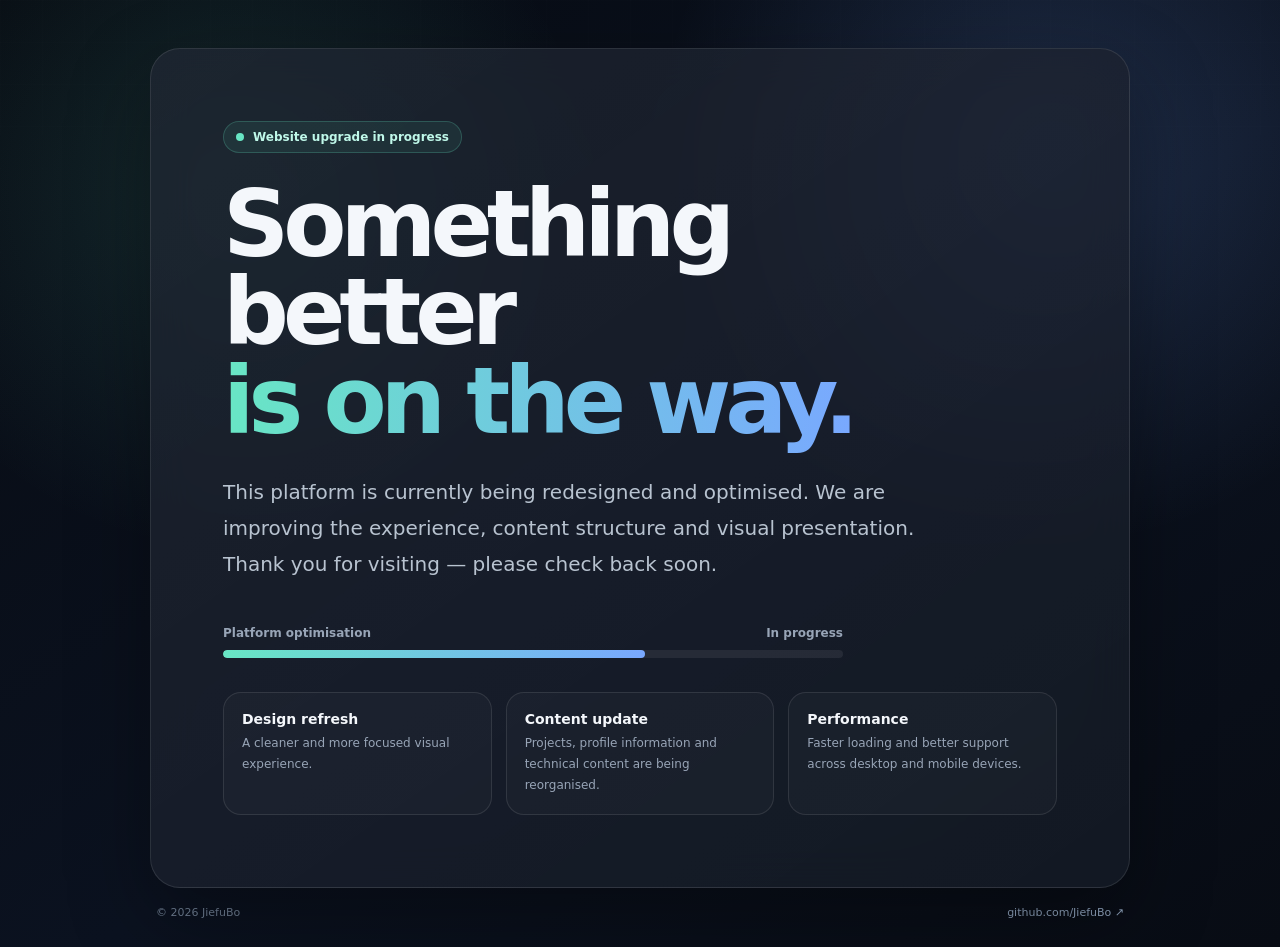
<file: maintenance/index.html>
<!DOCTYPE html>
<html lang="en">
<head>
  <meta charset="UTF-8" />
  <meta name="viewport" content="width=device-width, initial-scale=1.0" />
  <meta name="theme-color" content="#080c14" />
  <meta name="robots" content="noindex, nofollow" />
  <title>Website Upgrade in Progress</title>
  <style>
    :root{--bg:#080c14;--panel:rgba(14,21,34,.72);--line:rgba(255,255,255,.10);--text:#f4f7fb;--muted:#98a5b7;--accent:#68e6c4;--accent2:#79a8ff;--shadow:0 30px 80px rgba(0,0,0,.35)}
    *{box-sizing:border-box}
    html,body{margin:0;min-height:100%}
    body{min-height:100vh;display:flex;align-items:center;justify-content:center;overflow-x:hidden;padding:28px;color:var(--text);font-family:Inter,ui-sans-serif,system-ui,-apple-system,BlinkMacSystemFont,"Segoe UI","PingFang SC","Microsoft YaHei",sans-serif;background:radial-gradient(circle at 18% 20%,rgba(104,230,196,.13),transparent 28%),radial-gradient(circle at 82% 16%,rgba(121,168,255,.18),transparent 30%),linear-gradient(145deg,#070b12 0%,#0b1220 55%,#080c14 100%)}
    body::before{content:"";position:fixed;inset:0;pointer-events:none;opacity:.26;background-image:linear-gradient(rgba(255,255,255,.035) 1px,transparent 1px),linear-gradient(90deg,rgba(255,255,255,.035) 1px,transparent 1px);background-size:42px 42px;mask-image:linear-gradient(to bottom,black,transparent 90%)}
    .page{width:min(980px,100%);position:relative;z-index:1}
    .topbar{display:flex;align-items:center;justify-content:space-between;gap:20px;margin-bottom:20px}
    .brand{display:flex;align-items:center;gap:12px;font-weight:800;letter-spacing:-.03em}
    .brand-mark{width:38px;height:38px;display:grid;place-items:center;border-radius:12px;color:#07130f;font-weight:900;background:linear-gradient(135deg,var(--accent),#b6ffed);box-shadow:0 12px 30px rgba(104,230,196,.22)}
    .brand-text span{display:block;color:var(--muted);font-size:11px;font-weight:600;letter-spacing:.12em;text-transform:uppercase}
    .language-switcher{display:flex;gap:8px;padding:5px;border:1px solid var(--line);border-radius:999px;background:rgba(255,255,255,.03);backdrop-filter:blur(12px)}
    .language-switcher button{border:0;cursor:pointer;padding:8px 13px;border-radius:999px;color:var(--muted);background:transparent;font:inherit;font-size:12px;font-weight:700;transition:.2s ease}
    .language-switcher button.active{color:#07130f;background:var(--accent)}
    .card{position:relative;overflow:hidden;padding:clamp(34px,6vw,72px);border:1px solid var(--line);border-radius:30px;background:linear-gradient(145deg,rgba(255,255,255,.06),rgba(255,255,255,.025)),var(--panel);backdrop-filter:blur(20px);box-shadow:var(--shadow)}
    .status{display:inline-flex;align-items:center;gap:9px;margin-bottom:28px;padding:8px 12px;border:1px solid rgba(104,230,196,.22);border-radius:999px;color:#bff8e9;background:rgba(104,230,196,.07);font-size:12px;font-weight:700}
    .status-dot{width:8px;height:8px;border-radius:50%;background:var(--accent);box-shadow:0 0 0 0 rgba(104,230,196,.45);animation:pulse 1.8s infinite}
    @keyframes pulse{70%{box-shadow:0 0 0 9px rgba(104,230,196,0)}100%{box-shadow:0 0 0 0 rgba(104,230,196,0)}}
    h1{max-width:820px;margin:0;font-size:clamp(46px,8vw,92px);line-height:.96;letter-spacing:-.065em}
    h1 .gradient{background:linear-gradient(90deg,var(--accent),var(--accent2));-webkit-background-clip:text;color:transparent}
    .description{max-width:700px;margin:28px 0 0;color:#b8c3d0;font-size:clamp(16px,2vw,20px);line-height:1.8}
    .progress-wrap{margin-top:44px;max-width:620px}
    .progress-meta{display:flex;justify-content:space-between;gap:18px;margin-bottom:10px;color:var(--muted);font-size:12px;font-weight:700}
    .progress{height:8px;overflow:hidden;border-radius:999px;background:rgba(255,255,255,.07)}
    .progress-bar{width:68%;height:100%;border-radius:inherit;background:linear-gradient(90deg,var(--accent),var(--accent2));animation:breathe 2.6s ease-in-out infinite alternate}
    @keyframes breathe{from{filter:brightness(.9)}to{filter:brightness(1.18)}}
    .details{display:grid;grid-template-columns:repeat(3,1fr);gap:14px;margin-top:34px}
    .detail{padding:18px;border:1px solid var(--line);border-radius:18px;background:rgba(255,255,255,.025)}
    .detail strong{display:block;margin-bottom:5px;font-size:14px}.detail span{color:var(--muted);font-size:12px;line-height:1.6}
    .footer{display:flex;align-items:center;justify-content:space-between;gap:20px;margin-top:18px;padding:0 6px;color:#718095;font-size:11px}
    .footer a{color:#91a5bf;text-decoration:none}.footer a:hover{color:var(--accent)}
    @media(max-width:720px){body{padding:18px;align-items:flex-start}.page{margin-top:18px}.topbar{align-items:flex-start}.details{grid-template-columns:1fr}.footer{flex-direction:column;align-items:flex-start}.card{border-radius:24px}}
  </style>
</head>
<body>
  <main class="page">
    <div class="topbar">
      <div class="brand">
<!--        <div class="brand-mark">JB</div>-->
<!--        <div class="brand-text">JiefuBo<span>Personal Platform</span></div>-->
      </div>
<!--      <div class="language-switcher" aria-label="Language switcher">-->
<!--        <button id="btn-zh" type="button" onclick="setLanguage('zh')">中文</button>-->
<!--        <button id="btn-en" type="button" onclick="setLanguage('en')">EN</button>-->
<!--      </div>-->
    </div>

    <section class="card">
      <div class="status"><span class="status-dot"></span><span data-i18n="status">Website upgrade in progress</span></div>

      <h1><span data-i18n="headline1">Something better</span><br><span class="gradient" data-i18n="headline2">is on the way.</span></h1>

      <p class="description" data-i18n="description">
        This platform is currently being redesigned and optimised. We are improving the experience, content structure and visual presentation. Thank you for visiting — please check back soon.
      </p>

      <div class="progress-wrap">
        <div class="progress-meta">
          <span data-i18n="progressTitle">Platform optimisation</span>
          <span data-i18n="progressState">In progress</span>
        </div>
        <div class="progress"><div class="progress-bar"></div></div>
      </div>

      <div class="details">
        <div class="detail">
          <strong data-i18n="detail1Title">Design refresh</strong>
          <span data-i18n="detail1Text">A cleaner and more focused visual experience.</span>
        </div>
        <div class="detail">
          <strong data-i18n="detail2Title">Content update</strong>
          <span data-i18n="detail2Text">Projects, profile information and technical content are being reorganised.</span>
        </div>
        <div class="detail">
          <strong data-i18n="detail3Title">Performance</strong>
          <span data-i18n="detail3Text">Faster loading and better support across desktop and mobile devices.</span>
        </div>
      </div>
    </section>

    <footer class="footer">
      <span>© <span id="year"></span> JiefuBo</span>
      <a href="https://github.com/JiefuBo" target="_blank" rel="noopener noreferrer">github.com/JiefuBo ↗</a>
    </footer>
  </main>

  <script>
    const translations = {
      zh: {
        pageTitle: "网页升级改造中",
        status: "网站正在升级改造",
        headline1: "更好的体验",
        headline2: "正在路上。",
        description: "本平台目前正在进行全新设计与优化改造。我们正在持续改善浏览体验、内容结构和视觉呈现。感谢你的访问，新的页面即将上线。",
        progressTitle: "平台优化进度",
        progressState: "进行中",
        detail1Title: "界面升级",
        detail1Text: "打造更加简洁、现代且专注的视觉体验。",
        detail2Title: "内容重构",
        detail2Text: "正在重新整理个人介绍、项目内容与技术资料。",
        detail3Title: "性能优化",
        detail3Text: "提升页面加载速度，并优化桌面端与移动端体验。"
      },
      en: {
        pageTitle: "Website Upgrade in Progress",
        status: "Website upgrade in progress",
        headline1: "Something better",
        headline2: "is on the way.",
        description: "This platform is currently being redesigned and optimised. We are improving the experience, content structure and visual presentation. Thank you for visiting — please check back soon.",
        progressTitle: "Platform optimisation",
        progressState: "In progress",
        detail1Title: "Design refresh",
        detail1Text: "A cleaner and more focused visual experience.",
        detail2Title: "Content update",
        detail2Text: "Projects, profile information and technical content are being reorganised.",
        detail3Title: "Performance",
        detail3Text: "Faster loading and better support across desktop and mobile devices."
      }
    };

    function detectLanguage() {
      const langs = navigator.languages || [navigator.language || navigator.userLanguage || "en"];
      return langs.some(lang => String(lang).toLowerCase().startsWith("zh")) ? "zh" : "en";
    }

    function setLanguage(language, savePreference = true) {
      const lang = translations[language] ? language : "en";
      const text = translations[lang];
      document.documentElement.lang = lang === "zh" ? "zh-CN" : "en";
      document.title = text.pageTitle;

      document.querySelectorAll("[data-i18n]").forEach(el => {
        const key = el.getAttribute("data-i18n");
        if (text[key]) el.textContent = text[key];
      });

      document.getElementById("btn-zh").classList.toggle("active", lang === "zh");
      document.getElementById("btn-en").classList.toggle("active", lang === "en");

      if (savePreference) localStorage.setItem("preferred-language", lang);
    }

    document.getElementById("year").textContent = new Date().getFullYear();
    const saved = localStorage.getItem("preferred-language");
    setLanguage(saved || detectLanguage(), false);
  </script>
</body>
</html>
</file>
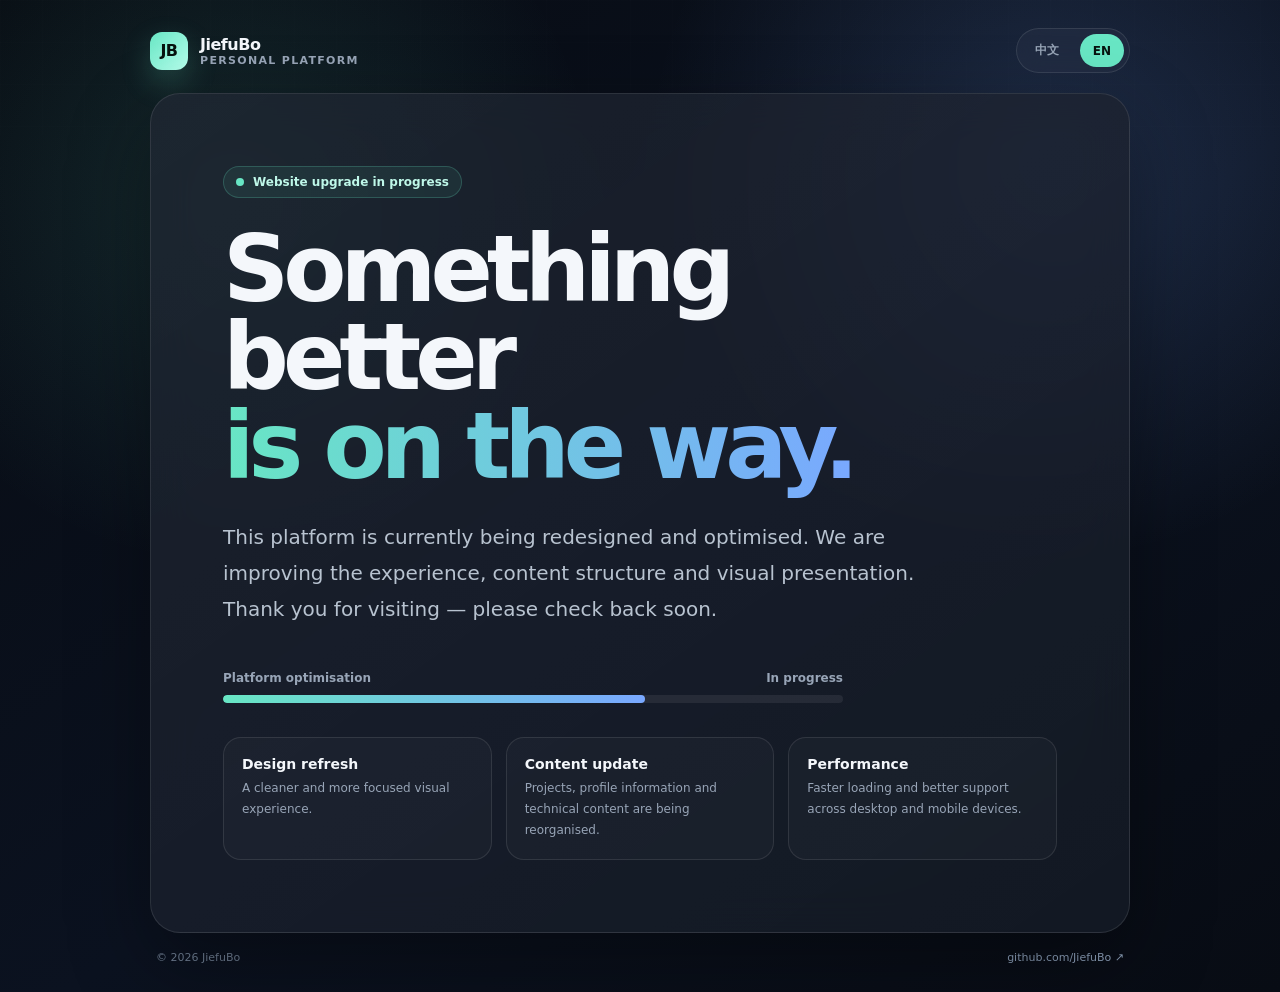
<file: maintenance.html>
<!DOCTYPE html>
<html lang="en">
<head>
  <meta charset="UTF-8" />
  <meta name="viewport" content="width=device-width, initial-scale=1.0" />
  <meta name="theme-color" content="#080c14" />
  <meta name="robots" content="noindex, nofollow" />
  <title>Website Upgrade in Progress</title>
  <style>
    :root{--bg:#080c14;--panel:rgba(14,21,34,.72);--line:rgba(255,255,255,.10);--text:#f4f7fb;--muted:#98a5b7;--accent:#68e6c4;--accent2:#79a8ff;--shadow:0 30px 80px rgba(0,0,0,.35)}
    *{box-sizing:border-box}
    html,body{margin:0;min-height:100%}
    body{min-height:100vh;display:flex;align-items:center;justify-content:center;overflow-x:hidden;padding:28px;color:var(--text);font-family:Inter,ui-sans-serif,system-ui,-apple-system,BlinkMacSystemFont,"Segoe UI","PingFang SC","Microsoft YaHei",sans-serif;background:radial-gradient(circle at 18% 20%,rgba(104,230,196,.13),transparent 28%),radial-gradient(circle at 82% 16%,rgba(121,168,255,.18),transparent 30%),linear-gradient(145deg,#070b12 0%,#0b1220 55%,#080c14 100%)}
    body::before{content:"";position:fixed;inset:0;pointer-events:none;opacity:.26;background-image:linear-gradient(rgba(255,255,255,.035) 1px,transparent 1px),linear-gradient(90deg,rgba(255,255,255,.035) 1px,transparent 1px);background-size:42px 42px;mask-image:linear-gradient(to bottom,black,transparent 90%)}
    .page{width:min(980px,100%);position:relative;z-index:1}
    .topbar{display:flex;align-items:center;justify-content:space-between;gap:20px;margin-bottom:20px}
    .brand{display:flex;align-items:center;gap:12px;font-weight:800;letter-spacing:-.03em}
    .brand-mark{width:38px;height:38px;display:grid;place-items:center;border-radius:12px;color:#07130f;font-weight:900;background:linear-gradient(135deg,var(--accent),#b6ffed);box-shadow:0 12px 30px rgba(104,230,196,.22)}
    .brand-text span{display:block;color:var(--muted);font-size:11px;font-weight:600;letter-spacing:.12em;text-transform:uppercase}
    .language-switcher{display:flex;gap:8px;padding:5px;border:1px solid var(--line);border-radius:999px;background:rgba(255,255,255,.03);backdrop-filter:blur(12px)}
    .language-switcher button{border:0;cursor:pointer;padding:8px 13px;border-radius:999px;color:var(--muted);background:transparent;font:inherit;font-size:12px;font-weight:700;transition:.2s ease}
    .language-switcher button.active{color:#07130f;background:var(--accent)}
    .card{position:relative;overflow:hidden;padding:clamp(34px,6vw,72px);border:1px solid var(--line);border-radius:30px;background:linear-gradient(145deg,rgba(255,255,255,.06),rgba(255,255,255,.025)),var(--panel);backdrop-filter:blur(20px);box-shadow:var(--shadow)}
    .status{display:inline-flex;align-items:center;gap:9px;margin-bottom:28px;padding:8px 12px;border:1px solid rgba(104,230,196,.22);border-radius:999px;color:#bff8e9;background:rgba(104,230,196,.07);font-size:12px;font-weight:700}
    .status-dot{width:8px;height:8px;border-radius:50%;background:var(--accent);box-shadow:0 0 0 0 rgba(104,230,196,.45);animation:pulse 1.8s infinite}
    @keyframes pulse{70%{box-shadow:0 0 0 9px rgba(104,230,196,0)}100%{box-shadow:0 0 0 0 rgba(104,230,196,0)}}
    h1{max-width:820px;margin:0;font-size:clamp(46px,8vw,92px);line-height:.96;letter-spacing:-.065em}
    h1 .gradient{background:linear-gradient(90deg,var(--accent),var(--accent2));-webkit-background-clip:text;color:transparent}
    .description{max-width:700px;margin:28px 0 0;color:#b8c3d0;font-size:clamp(16px,2vw,20px);line-height:1.8}
    .progress-wrap{margin-top:44px;max-width:620px}
    .progress-meta{display:flex;justify-content:space-between;gap:18px;margin-bottom:10px;color:var(--muted);font-size:12px;font-weight:700}
    .progress{height:8px;overflow:hidden;border-radius:999px;background:rgba(255,255,255,.07)}
    .progress-bar{width:68%;height:100%;border-radius:inherit;background:linear-gradient(90deg,var(--accent),var(--accent2));animation:breathe 2.6s ease-in-out infinite alternate}
    @keyframes breathe{from{filter:brightness(.9)}to{filter:brightness(1.18)}}
    .details{display:grid;grid-template-columns:repeat(3,1fr);gap:14px;margin-top:34px}
    .detail{padding:18px;border:1px solid var(--line);border-radius:18px;background:rgba(255,255,255,.025)}
    .detail strong{display:block;margin-bottom:5px;font-size:14px}.detail span{color:var(--muted);font-size:12px;line-height:1.6}
    .footer{display:flex;align-items:center;justify-content:space-between;gap:20px;margin-top:18px;padding:0 6px;color:#718095;font-size:11px}
    .footer a{color:#91a5bf;text-decoration:none}.footer a:hover{color:var(--accent)}
    @media(max-width:720px){body{padding:18px;align-items:flex-start}.page{margin-top:18px}.topbar{align-items:flex-start}.details{grid-template-columns:1fr}.footer{flex-direction:column;align-items:flex-start}.card{border-radius:24px}}
  </style>
</head>
<body>
  <main class="page">
    <div class="topbar">
      <div class="brand">
        <div class="brand-mark">JB</div>
        <div class="brand-text">JiefuBo<span>Personal Platform</span></div>
      </div>
      <div class="language-switcher" aria-label="Language switcher">
        <button id="btn-zh" type="button" onclick="setLanguage('zh')">中文</button>
        <button id="btn-en" type="button" onclick="setLanguage('en')">EN</button>
      </div>
    </div>

    <section class="card">
      <div class="status"><span class="status-dot"></span><span data-i18n="status">Website upgrade in progress</span></div>

      <h1><span data-i18n="headline1">Something better</span><br><span class="gradient" data-i18n="headline2">is on the way.</span></h1>

      <p class="description" data-i18n="description">
        This platform is currently being redesigned and optimised. We are improving the experience, content structure and visual presentation. Thank you for visiting — please check back soon.
      </p>

      <div class="progress-wrap">
        <div class="progress-meta">
          <span data-i18n="progressTitle">Platform optimisation</span>
          <span data-i18n="progressState">In progress</span>
        </div>
        <div class="progress"><div class="progress-bar"></div></div>
      </div>

      <div class="details">
        <div class="detail">
          <strong data-i18n="detail1Title">Design refresh</strong>
          <span data-i18n="detail1Text">A cleaner and more focused visual experience.</span>
        </div>
        <div class="detail">
          <strong data-i18n="detail2Title">Content update</strong>
          <span data-i18n="detail2Text">Projects, profile information and technical content are being reorganised.</span>
        </div>
        <div class="detail">
          <strong data-i18n="detail3Title">Performance</strong>
          <span data-i18n="detail3Text">Faster loading and better support across desktop and mobile devices.</span>
        </div>
      </div>
    </section>

    <footer class="footer">
      <span>© <span id="year"></span> JiefuBo</span>
      <a href="https://github.com/JiefuBo" target="_blank" rel="noopener noreferrer">github.com/JiefuBo ↗</a>
    </footer>
  </main>

  <script>
    const translations = {
      zh: {
        pageTitle: "网页升级改造中",
        status: "网站正在升级改造",
        headline1: "更好的体验",
        headline2: "正在路上。",
        description: "本平台目前正在进行全新设计与优化改造。我们正在持续改善浏览体验、内容结构和视觉呈现。感谢你的访问，新的页面即将上线。",
        progressTitle: "平台优化进度",
        progressState: "进行中",
        detail1Title: "界面升级",
        detail1Text: "打造更加简洁、现代且专注的视觉体验。",
        detail2Title: "内容重构",
        detail2Text: "正在重新整理个人介绍、项目内容与技术资料。",
        detail3Title: "性能优化",
        detail3Text: "提升页面加载速度，并优化桌面端与移动端体验。"
      },
      en: {
        pageTitle: "Website Upgrade in Progress",
        status: "Website upgrade in progress",
        headline1: "Something better",
        headline2: "is on the way.",
        description: "This platform is currently being redesigned and optimised. We are improving the experience, content structure and visual presentation. Thank you for visiting — please check back soon.",
        progressTitle: "Platform optimisation",
        progressState: "In progress",
        detail1Title: "Design refresh",
        detail1Text: "A cleaner and more focused visual experience.",
        detail2Title: "Content update",
        detail2Text: "Projects, profile information and technical content are being reorganised.",
        detail3Title: "Performance",
        detail3Text: "Faster loading and better support across desktop and mobile devices."
      }
    };

    function detectLanguage() {
      const langs = navigator.languages || [navigator.language || navigator.userLanguage || "en"];
      return langs.some(lang => String(lang).toLowerCase().startsWith("zh")) ? "zh" : "en";
    }

    function setLanguage(language, savePreference = true) {
      const lang = translations[language] ? language : "en";
      const text = translations[lang];
      document.documentElement.lang = lang === "zh" ? "zh-CN" : "en";
      document.title = text.pageTitle;

      document.querySelectorAll("[data-i18n]").forEach(el => {
        const key = el.getAttribute("data-i18n");
        if (text[key]) el.textContent = text[key];
      });

      document.getElementById("btn-zh").classList.toggle("active", lang === "zh");
      document.getElementById("btn-en").classList.toggle("active", lang === "en");

      if (savePreference) localStorage.setItem("preferred-language", lang);
    }

    document.getElementById("year").textContent = new Date().getFullYear();
    const saved = localStorage.getItem("preferred-language");
    setLanguage(saved || detectLanguage(), false);
  </script>
</body>
</html>
</file>
